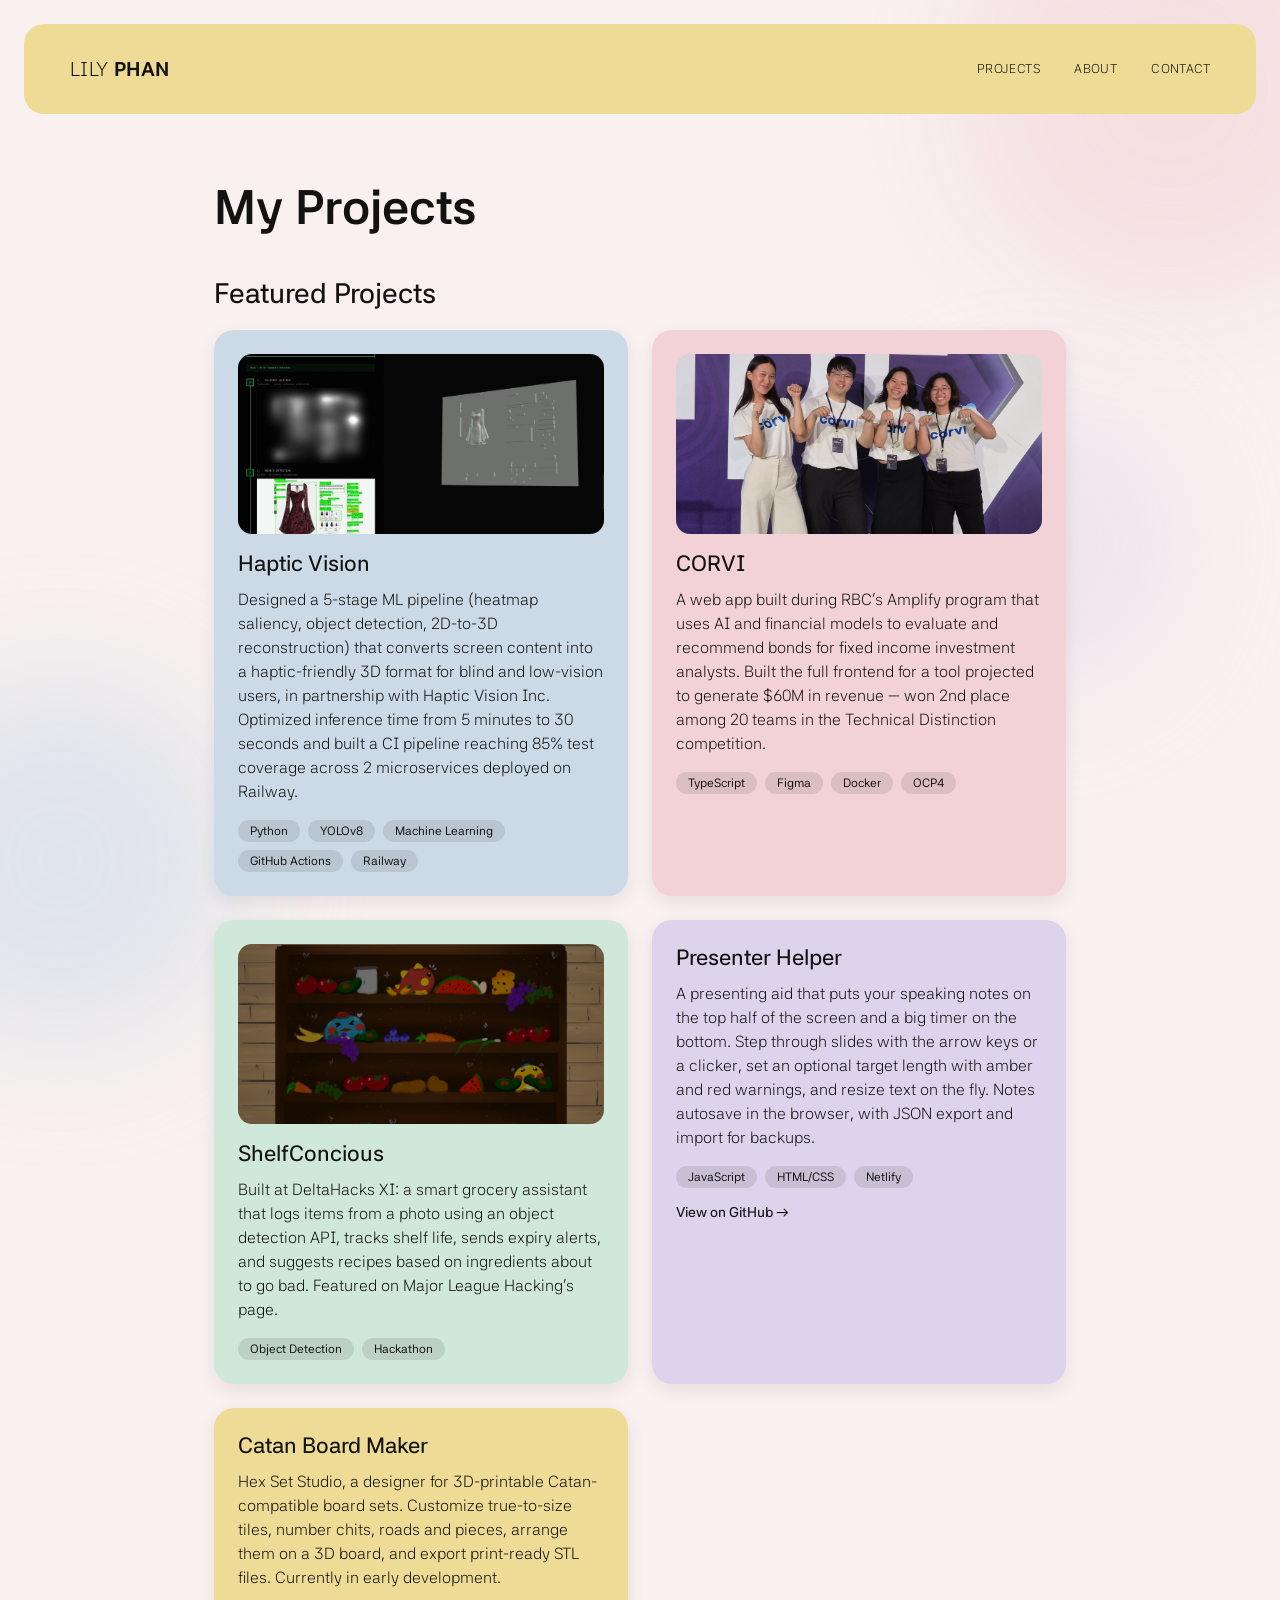
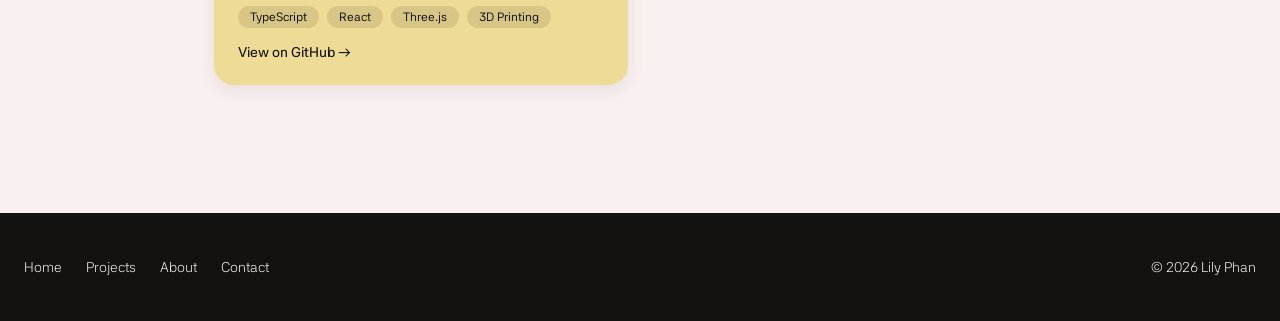
<file: projects.html>
<!DOCTYPE html>
<html lang="en">
<head>
<meta charset="UTF-8" />
<meta name="viewport" content="width=device-width, initial-scale=1.0" />
<title>My Projects</title>
<link rel="icon" type="image/x-icon" href="src/sakura.png">
<link rel="preconnect" href="https://fonts.googleapis.com">
<link rel="preconnect" href="https://fonts.gstatic.com" crossorigin>
<link href="https://fonts.googleapis.com/css2?family=42dot+Sans:wght@300;400;500;700;800&display=swap" rel="stylesheet">
<link rel="stylesheet" href="style.css">
</head>
<body>
<div class="blob blob-1"></div>
<div class="blob blob-2"></div>
<div class="blob blob-3"></div>
<div class="page">

  <!-- HEADER -->
  <header class="simple-header">
    <nav class="nav">
      <a href="index.html" class="logo">LILY <b>Phan</b></a>
      <div class="page-links">
        <a href="projects.html">Projects</a>
        <a href="about.html">About</a>
        <a href="contact.html">Contact</a>
      </div>
    </nav>
  </header>

  <main class="simple-page">
    <h1 class="page-title">My Projects</h1>

    <!-- FEATURED PROJECTS -->
    <div class="section">
      <h2 class="section-title">Featured Projects</h2>
      <div class="project-grid">

        <div class="project-card blue">
          <img class="project-card-img" src="src/hapticvision.jpg" alt="" loading="lazy" />
          <h3>Haptic Vision</h3>
          <p>Designed a 5-stage ML pipeline (heatmap saliency, object detection, 2D-to-3D reconstruction) that converts screen content into a haptic-friendly 3D format for blind and low-vision users, in partnership with Haptic Vision Inc. Optimized inference time from 5 minutes to 30 seconds and built a CI pipeline reaching 85% test coverage across 2 microservices deployed on Railway.</p>
          <div class="tags">
            <span class="tag">Python</span>
            <span class="tag">YOLOv8</span>
            <span class="tag">Machine Learning</span>
            <span class="tag">GitHub Actions</span>
            <span class="tag">Railway</span>
          </div>
        </div>

        <div class="project-card pink">
          <img class="project-card-img" src="src/corvi.jpg" alt="" loading="lazy" />
          <h3>CORVI</h3>
          <p>A web app built during RBC's Amplify program that uses AI and financial models to evaluate and recommend bonds for fixed income investment analysts. Built the full frontend for a tool projected to generate $60M in revenue &mdash; won 2nd place among 20 teams in the Technical Distinction competition.</p>
          <div class="tags">
            <span class="tag">TypeScript</span>
            <span class="tag">Figma</span>
            <span class="tag">Docker</span>
            <span class="tag">OCP4</span>
          </div>
        </div>

        <div class="project-card mint">
          <img class="project-card-img" src="src/shelfconcious.png" alt="" loading="lazy" />
          <h3>ShelfConcious</h3>
          <p>Built at DeltaHacks XI: a smart grocery assistant that logs items from a photo using an object detection API, tracks shelf life, sends expiry alerts, and suggests recipes based on ingredients about to go bad. Featured on Major League Hacking's page.</p>
          <div class="tags">
            <span class="tag">Object Detection</span>
            <span class="tag">Hackathon</span>
          </div>
        </div>

        <div class="project-card lavender">
          <h3>Presenter Helper</h3>
          <p>A presenting aid that puts your speaking notes on the top half of the screen and a big timer on the bottom. Step through slides with the arrow keys or a clicker, set an optional target length with amber and red warnings, and resize text on the fly. Notes autosave in the browser, with JSON export and import for backups.</p>
          <div class="tags">
            <span class="tag">JavaScript</span>
            <span class="tag">HTML/CSS</span>
            <span class="tag">Netlify</span>
          </div>
          <a class="project-link" href="https://github.com/pH-li/presenter-helper" target="_blank" rel="noopener">View on GitHub &rarr;</a>
        </div>

        <div class="project-card">
          <h3>Catan Board Maker</h3>
          <p>Hex Set Studio, a designer for 3D-printable Catan-compatible board sets. Customize true-to-size tiles, number chits, roads and pieces, arrange them on a 3D board, and export print-ready STL files. Currently in early development.</p>
          <div class="tags">
            <span class="tag">TypeScript</span>
            <span class="tag">React</span>
            <span class="tag">Three.js</span>
            <span class="tag">3D Printing</span>
          </div>
          <a class="project-link" href="https://github.com/pH-li/catan-board-maker" target="_blank" rel="noopener">View on GitHub &rarr;</a>
        </div>

      </div>
    </div>

  </main>

</div>

<!-- FOOTER -->
<footer class="footer">
  <div class="footer-inner">
    <div class="footer-links">
      <a href="index.html">Home</a>
      <a href="projects.html">Projects</a>
      <a href="about.html">About</a>
      <a href="contact.html">Contact</a>
    </div>
    <p class="footer-copyright">© 2026 Lily Phan</p>
  </div>
</footer>
</body>
</html>
</file>
<file: style.css>
:root{
  --bg:#f9f1f0;
  --yellow-a:#eedb95;  /* header / slogan / work */
  --yellow-b:#eddb95;  /* about / socials */
  --blue:#ccdae8;      /* contact */
  --pink:#f2d2d6;      /* extra pastel accent */
  --lavender:#ddd3ec;  /* extra pastel accent */
  --mint:#cfe8d9;      /* extra pastel accent */
  --text:#141210;
  --rounded:20px;
  --canvas-w:1440;
  --canvas-h:1024;
}

*{box-sizing:border-box;}
html,body{margin:0;padding:0; overflow-x:hidden;}
body{
  background:var(--bg);
  font-family:'42dot Sans', sans-serif;
  color:var(--text);
  -webkit-font-smoothing:antialiased;
  position:relative;
}

/* ---------- DECORATIVE BLOBS (artsy background accents) ---------- */
.blob{
  position:fixed;
  border-radius:50%;
  filter:blur(60px);
  opacity:0.55;
  pointer-events:none;
  z-index:-1;
}
.blob-1{ width:420px; height:420px; top:-120px; right:-100px; background:var(--pink); }
.blob-2{ width:360px; height:360px; bottom:-140px; left:-120px; background:var(--blue); }
.blob-3{ width:280px; height:280px; top:45%; right:8%; background:var(--lavender); opacity:0.4; }

@media (max-width:768px){
  .blob{display:none;}
}

/* ---------- ENTRANCE ANIMATION ---------- */
@keyframes fadeUp{
  from{opacity:0; transform:translateY(18px);}
  to{opacity:1; transform:translateY(0);}
}
.page-title, .bento-card, .project-card, .contact-card{
  animation:fadeUp 0.6s ease both;
}
.bento-grid .bento-card:nth-child(1){animation-delay:0.02s;}
.bento-grid .bento-card:nth-child(2){animation-delay:0.10s;}
.bento-grid .bento-card:nth-child(3){animation-delay:0.18s;}
.project-grid .project-card:nth-child(1),
.contact-info .contact-card:nth-child(1){animation-delay:0.06s;}
.project-grid .project-card:nth-child(2),
.contact-info .contact-card:nth-child(2){animation-delay:0.14s;}
.project-grid .project-card:nth-child(3),
.contact-info .contact-card:nth-child(3){animation-delay:0.22s;}
.project-grid .project-card:nth-child(4){animation-delay:0.30s;}
.project-grid .project-card:nth-child(5){animation-delay:0.38s;}

@media (prefers-reduced-motion: reduce){
  .page-title, .bento-card, .project-card, .contact-card{animation:none;}
}

a{color:inherit;text-decoration:none;}

.page{
  width:100%;
  max-width:1440px;
  margin:0 auto;
  padding:24px 24px 40px;
}

/* ============ DESKTOP BENTO CANVAS ============ */
.canvas{
  container-type: inline-size;
  position:relative;
  width:100%;
  aspect-ratio: var(--canvas-w) / var(--canvas-h);
}

.card{
  position:absolute;
  border-radius: var(--rounded);
  overflow:hidden;
}

/* positions & sizes expressed as % of the 1440x1024 design canvas */
.header  { left:1.667%; top:2.344%;  width:96.667%; height:9.863%;  background:var(--yellow-a); }
.slogan  { left:1.667%; top:14.258%; width:39.236%; height:46.777%; background:var(--yellow-a); }
.portrait{ left:42.639%; top:14.551%; width:22.917%; height:46.484%; background:#d9cfc2; }
.work    { left:67.222%; top:14.551%; width:31.042%; height:70.898%; background:var(--yellow-a); }
.about   { left:1.667%; top:63.379%; width:31.111%; height:34.277%; background:var(--yellow-b); }
.contact { left:34.444%; top:63.379%; width:31.111%; height:34.277%; background:var(--blue); }
.socials { left:67.222%; top:87.793%; width:31.111%; height:9.863%; background:var(--yellow-b); }

/* ---------- HEADER ---------- */
.header  { left:1.667%; top:2.344%;  width:96.667%; height:9.863%;  background:var(--yellow-a); }

.header .nav{
  position:absolute; inset:0;
  display:flex; align-items:center; justify-content:space-between;
  padding:0 3.6cqw;
}

/* Simple page header (for non-bento pages) — sized identically to the homepage's bento header */
.simple-header{
  container-type: inline-size;
  position:relative;
  width:100%;
  height:7.013cqw;
  margin:0 0 24px;
  padding:0 3.6cqw;
  display:flex;
  align-items:center;
  background:var(--yellow-a);
  border-radius: var(--rounded);
}

.simple-header .nav{
  position:relative;
  width:100%;
  display:flex; align-items:center; justify-content:space-between;
  padding:0;
}

.simple-header .logo{
  font-weight:300; font-size:1.736cqw; text-transform:uppercase; white-space:nowrap;
  letter-spacing:0.02em;
}

.simple-header .logo b{font-weight:800;}

.simple-header .page-links{
  display:flex; align-items:center; gap:3cqw;
  font-weight:300; font-size:1.111cqw; text-transform:uppercase;
  letter-spacing:0.03em; white-space:nowrap;
}

.logo{
  font-weight:300; font-size:1.736cqw; text-transform:uppercase; white-space:nowrap;
  letter-spacing:0.02em;
}
.logo b{font-weight:800;}
.page-links{
  display:flex; align-items:center; gap:3cqw;
  font-weight:300; font-size:1.111cqw; text-transform:uppercase;
  letter-spacing:0.03em; white-space:nowrap;
}

/* ---------- SLOGAN ---------- */
.slogan-inner{
  position:absolute; left:1.667%; top:50%; transform:translateY(-50%);
  width:82%;
  font-weight:700; font-size:3.472cqw; line-height:1.02;
}
.slogan-inner p{margin:0;}
.flower{
  position:absolute; right:5.5%; top:8%;
  width:8.26cqw; height:8.26cqw;
}
.flower img{width:100%;height:100%;display:block;object-fit:contain;}

/* ---------- PORTRAIT ---------- */
.portrait img{
  position:absolute; inset:0; width:100%; height:100%;
  object-fit:cover; pointer-events:none;
}

/* ---------- WORK ---------- */
.work-inner{ position:relative; width:100%; height:100%; }
.work-title{
  position:absolute; left:5.4%; top:4.7%;
  font-weight:500; font-size:1.736cqw; margin:0;
}
.work-arrow{
  position:absolute; right:5.4%; top:5%;
  width:1.806cqw; height:1.806cqw;
}
.work-arrow img{width:100%;height:100%;display:block;}
.work-image{
  position:absolute; left:5.4%; top:11.7%; width:89.3%; height:37%;
  border-radius:16px; overflow:hidden; background:#ddd;
}
.work-image img{width:100%;height:100%;object-fit:cover;display:block;}
.work-list{
  position:absolute; left:0; top:52.9%; width:100%;
}
.work-item{
  position:relative;
  padding:2.9% 5.4%;
  font-weight:500; font-size:1.736cqw;
  border-top:1px solid rgba(20,18,16,0.35);
}
.work-item:first-child{border-top:none;}

/* ---------- ABOUT ---------- */
.about-inner{position:relative; width:100%; height:100%;}
.circle-icon{
  position:absolute; left:5.36%; top:9.1%;
  width:8.48cqw; height:8.48cqw;
}
.circle-icon img{width:100%;height:100%;display:block;}
.about-text{
  position:absolute; left:5.36%; top:50%; transform:translateY(-50%);
  width:71%;
  font-weight:300; font-size:1.389cqw; line-height:1.35;
  margin:0;
}

/* ---------- CONTACT ---------- */
.contact-inner{position:relative; width:100%; height:100%;}
.contact-top{
  position:absolute; left:5.36%; top:8.5%; width:89%;
  display:flex; align-items:flex-end; justify-content:space-between;
}
.contact-top p{
  margin:0; font-weight:300; font-size:1.042cqw; line-height:1.3;
}
.contact-arrow{width:2.64cqw; height:2.64cqw;}
.contact-arrow img{width:100%;height:100%;display:block;}
.contact-title{
  position:absolute; left:5.36%; bottom:8.5%;
  font-weight:500; font-size:3.82cqw; margin:0; white-space:nowrap;
}

/* ---------- SOCIALS ---------- */
.socials-inner{
  position:absolute; inset:0;
  display:flex; align-items:center; justify-content:center;
}
.socials-links{
  display:flex; align-items:center; justify-content:space-between;
  width:74%;
  font-weight:300; font-size:1.042cqw; text-transform:uppercase;
  letter-spacing:0.02em; white-space:nowrap;
}
.socials-links a{ transition:opacity .15s ease; }
.socials-links a:hover{ opacity:0.55; }

/* subtle hover affordances */
.work-item, .header .page-links a{ transition:opacity .15s ease; }
.work-item:hover{ opacity:0.6; cursor:pointer; }
.header .page-links a:hover{ opacity:0.55; }

:focus-visible{
  outline:2px solid var(--text);
  outline-offset:3px;
}

/* ============ MOBILE: STACKED LAYOUT ============ */
@media (max-width: 768px){
  .page{padding:16px 16px 32px;}
  .canvas{
    aspect-ratio:auto !important;
    display:flex !important;
    flex-direction:column !important;
    gap:16px;
    position:relative !important;
    container-type: normal !important;
  }
  .card{
    position:relative !important;
    inset:auto !important; left:auto !important; top:auto !important; right:auto !important; bottom:auto !important;
    width:100% !important; height:auto !important;
  }
  .header{padding:18px 0;}
  .header .nav{position:relative; inset:auto; flex-direction:column; align-items:center; padding:14px 20px; gap:10px;}
  .logo{font-size:20px !important;}
  .page-links{font-size:12px !important; gap:14px !important; flex-wrap:wrap; justify-content:center;}
  .page-links p{margin:0;}

  .slogan{min-height:auto; padding:28px 20px;}
  .slogan-inner{position:relative; left:auto; top:auto; transform:none; width:100%; padding:0; font-size:28px !important; line-height:1.2;}
  .flower{position:absolute; right:16px; top:16px; width:48px; height:48px;}

  .portrait{min-height:auto; aspect-ratio:1/1; max-height:400px;}
  .portrait img{position:absolute;}

  .work{min-height:auto; padding:24px 20px;}
  .work-inner{position:relative;}
  .work-title{position:relative; left:auto; top:auto; font-size:22px !important; margin-bottom:16px;}
  .work-arrow{position:relative; right:auto; top:auto; width:24px;height:24px; margin-bottom:16px;}
  .work-image{position:relative; left:auto; top:auto; width:100%; height:auto; aspect-ratio:16/9; max-height:240px; margin-bottom:20px;}
  .work-list{position:relative; top:auto; margin-top:0;}
  .work-item{font-size:16px !important; padding:12px 0; border-top:1px solid rgba(20,18,16,0.2);}

  .about{min-height:auto; padding:24px 20px;}
  .about-inner{position:relative;}
  .circle-icon{position:relative; width:40px;height:40px; top:auto; left:auto; margin-bottom:16px;}
  .about-text{position:relative; left:auto; top:auto; transform:none; width:100%; padding:0; font-size:16px !important; line-height:1.6;}

  .contact{min-height:auto; padding:24px 20px;}
  .contact-inner{position:relative;}
  .contact-top{position:relative; left:auto; top:auto; width:100%; padding:0; margin-bottom:20px;}
  .contact-top p{font-size:14px !important; margin:0;}
  .contact-arrow{position:relative; width:28px;height:28px;}
  .contact-title{position:relative; left:auto; bottom:auto; display:block; padding:0; font-size:28px !important; margin:0;}

  .socials{min-height:auto; padding:20px;}
  .socials-inner{position:relative; padding:0;}
  .socials-links{width:100%; font-size:14px !important; flex-wrap:wrap; gap:16px; justify-content:center;}
}

/* ============ SIMPLE PAGE LAYOUTS ============ */
.simple-page{
  max-width:900px;
  margin:0 auto;
  padding:40px 24px;
}

.page-title{
  font-size:48px;
  font-weight:700;
  margin:0 0 40px;
  color:var(--text);
}

.section{
  margin-bottom:48px;
}

.section-title{
  font-size:28px;
  font-weight:500;
  margin:0 0 20px;
  color:var(--text);
}

.project-grid{
  display:grid;
  grid-template-columns:repeat(auto-fit, minmax(300px, 1fr));
  gap:24px;
}

.project-card{
  background:var(--yellow-a);
  border-radius:var(--rounded);
  padding:24px;
  box-shadow:0 6px 18px rgba(20,18,16,0.08);
  transition:transform 0.25s ease, box-shadow 0.25s ease;
}

.project-card:hover{
  transform:translateY(-6px) rotate(-0.6deg);
  box-shadow:0 14px 28px rgba(20,18,16,0.14);
}

.project-card.pink{background:var(--pink);}
.project-card.blue{background:var(--blue);}
.project-card.lavender{background:var(--lavender);}
.project-card.mint{background:var(--mint);}
.project-card:nth-child(even):hover{transform:translateY(-6px) rotate(0.6deg);}

.project-card-img{
  width:100%;
  height:180px;
  object-fit:cover;
  border-radius:14px;
  margin:0 0 16px;
  display:block;
}

/* ---------- BANNER PHOTOS (About / Contact) ---------- */
.page-banner{
  width:100%;
  height:240px;
  object-fit:cover;
  border-radius:var(--rounded);
  box-shadow:0 6px 18px rgba(20,18,16,0.08);
  margin:0 0 32px;
  display:block;
}

.bento-card.photo{padding:0; overflow:hidden;}
.bento-card.photo img{
  width:100%;
  height:280px;
  object-fit:cover;
  display:block;
}

@media (max-width:768px){
  .project-card-img{height:160px;}
  .page-banner{height:160px;}
  .bento-card.photo img{height:200px;}
}

.project-card h3{
  margin:0 0 12px;
  font-size:22px;
  font-weight:500;
}

.project-card p{
  margin:0 0 16px;
  font-size:16px;
  line-height:1.5;
  font-weight:300;
}

.project-card .tags{
  display:flex;
  flex-wrap:wrap;
  gap:8px;
}

.project-card .tag{
  background:rgba(20,18,16,0.1);
  padding:4px 12px;
  border-radius:12px;
  font-size:12px;
  font-weight:400;
}

.project-card .project-link{
  display:inline-block;
  margin-top:16px;
  font-size:14px;
  font-weight:500;
  color:inherit;
}

.about-content{
  display:grid;
  grid-template-columns:1fr 1fr;
  gap:40px;
  align-items:start;
}

/* ---------- BENTO CONTENT CARDS (subpages) ---------- */
.bento-grid{
  display:grid;
  grid-template-columns:repeat(2, 1fr);
  gap:24px;
  margin-bottom:48px;
}

.bento-card{
  border-radius:var(--rounded);
  padding:40px;
  box-shadow:0 6px 18px rgba(20,18,16,0.08);
  transition:transform 0.25s ease, box-shadow 0.25s ease;
}
.bento-card:hover{
  transform:translateY(-4px);
  box-shadow:0 14px 28px rgba(20,18,16,0.13);
}
.bento-card.span-2{grid-column:span 2;}
.bento-card.yellow-a{background:var(--yellow-a);}
.bento-card.yellow-b{background:var(--yellow-b);}
.bento-card.blue{background:var(--blue);}
.bento-card.pink{background:var(--pink);}
.bento-card.lavender{background:var(--lavender);}
.bento-card.mint{background:var(--mint);}

.bento-card h2{
  margin:0 0 20px;
  font-size:26px;
  font-weight:500;
}
.bento-card p{
  font-size:18px;
  line-height:1.6;
  font-weight:300;
  margin:0 0 16px;
}
.bento-card p:last-child{margin-bottom:0;}
.bento-card .skills-list{margin:0;}
.bento-card .skills-list li{border-bottom-color:rgba(20,18,16,0.15);}

@media (max-width: 768px){
  .bento-grid{grid-template-columns:1fr;}
  .bento-card{padding:24px;}
  .bento-card.span-2{grid-column:span 1;}
}

.about-text p{
  font-size:18px;
  line-height:1.6;
  font-weight:300;
  margin:0 0 16px;
}

.skills-list{
  list-style:none;
  padding:0;
  margin:0;
}

.skills-list li{
  padding:12px 0;
  border-bottom:1px solid rgba(20,18,16,0.1);
  font-size:16px;
  font-weight:300;
}

.contact-info{
  display:grid;
  grid-template-columns:repeat(auto-fit, minmax(250px, 1fr));
  gap:24px;
  margin-bottom:40px;
}

.contact-card{
  background:var(--blue);
  border-radius:var(--rounded);
  padding:32px;
  text-align:center;
  box-shadow:0 6px 18px rgba(20,18,16,0.08);
  transition:transform 0.25s ease, box-shadow 0.25s ease;
}

.contact-card:hover{
  transform:translateY(-6px) rotate(-0.6deg);
  box-shadow:0 14px 28px rgba(20,18,16,0.14);
}

.contact-card.yellow-a{background:var(--yellow-a);}
.contact-card.pink{background:var(--pink);}
.contact-card.mint{background:var(--mint);}

.contact-card h3{
  margin:0 0 12px;
  font-size:20px;
  font-weight:500;
}

.contact-card a{
  font-size:18px;
  font-weight:300;
  transition:opacity 0.15s ease;
}

.contact-card a:hover{
  opacity:0.6;
}

/* ============ FOOTER ============ */
.footer{
  background:var(--text);
  color:var(--bg);
  padding:32px 24px;
  margin-top:0px;
}

.footer-inner{
  max-width:1440px;
  margin:0 auto;
  display:flex;
  justify-content:space-between;
  align-items:center;
}

.footer-links{
  display:flex;
  gap:24px;
}

.footer-links a{
  font-weight:300;
  font-size:14px;
  transition:opacity 0.15s ease;
}

.footer-links a:hover{
  opacity:0.6;
}

.footer-copyright{
  font-weight:300;
  font-size:14px;
}

@media (max-width: 768px){
  .simple-page{padding:24px 16px;}
  .page-title{font-size:32px; margin-bottom:24px;}
  .section-title{font-size:22px; margin-bottom:16px;}
  .project-grid{grid-template-columns:1fr;}
  .about-content{grid-template-columns:1fr; gap:24px;}
  .contact-info{grid-template-columns:1fr;}
  .footer-inner{flex-direction:column; gap:16px; text-align:center;}
  .footer-links{justify-content:center;}
  .simple-header{height:auto; padding:16px 20px;}
  .simple-header .nav{flex-direction:column; align-items:center; gap:10px;}
  .simple-header .logo{font-size:20px;}
  .simple-header .page-links{font-size:14px; gap:16px; flex-wrap:wrap; justify-content:center;}
}
</file>
